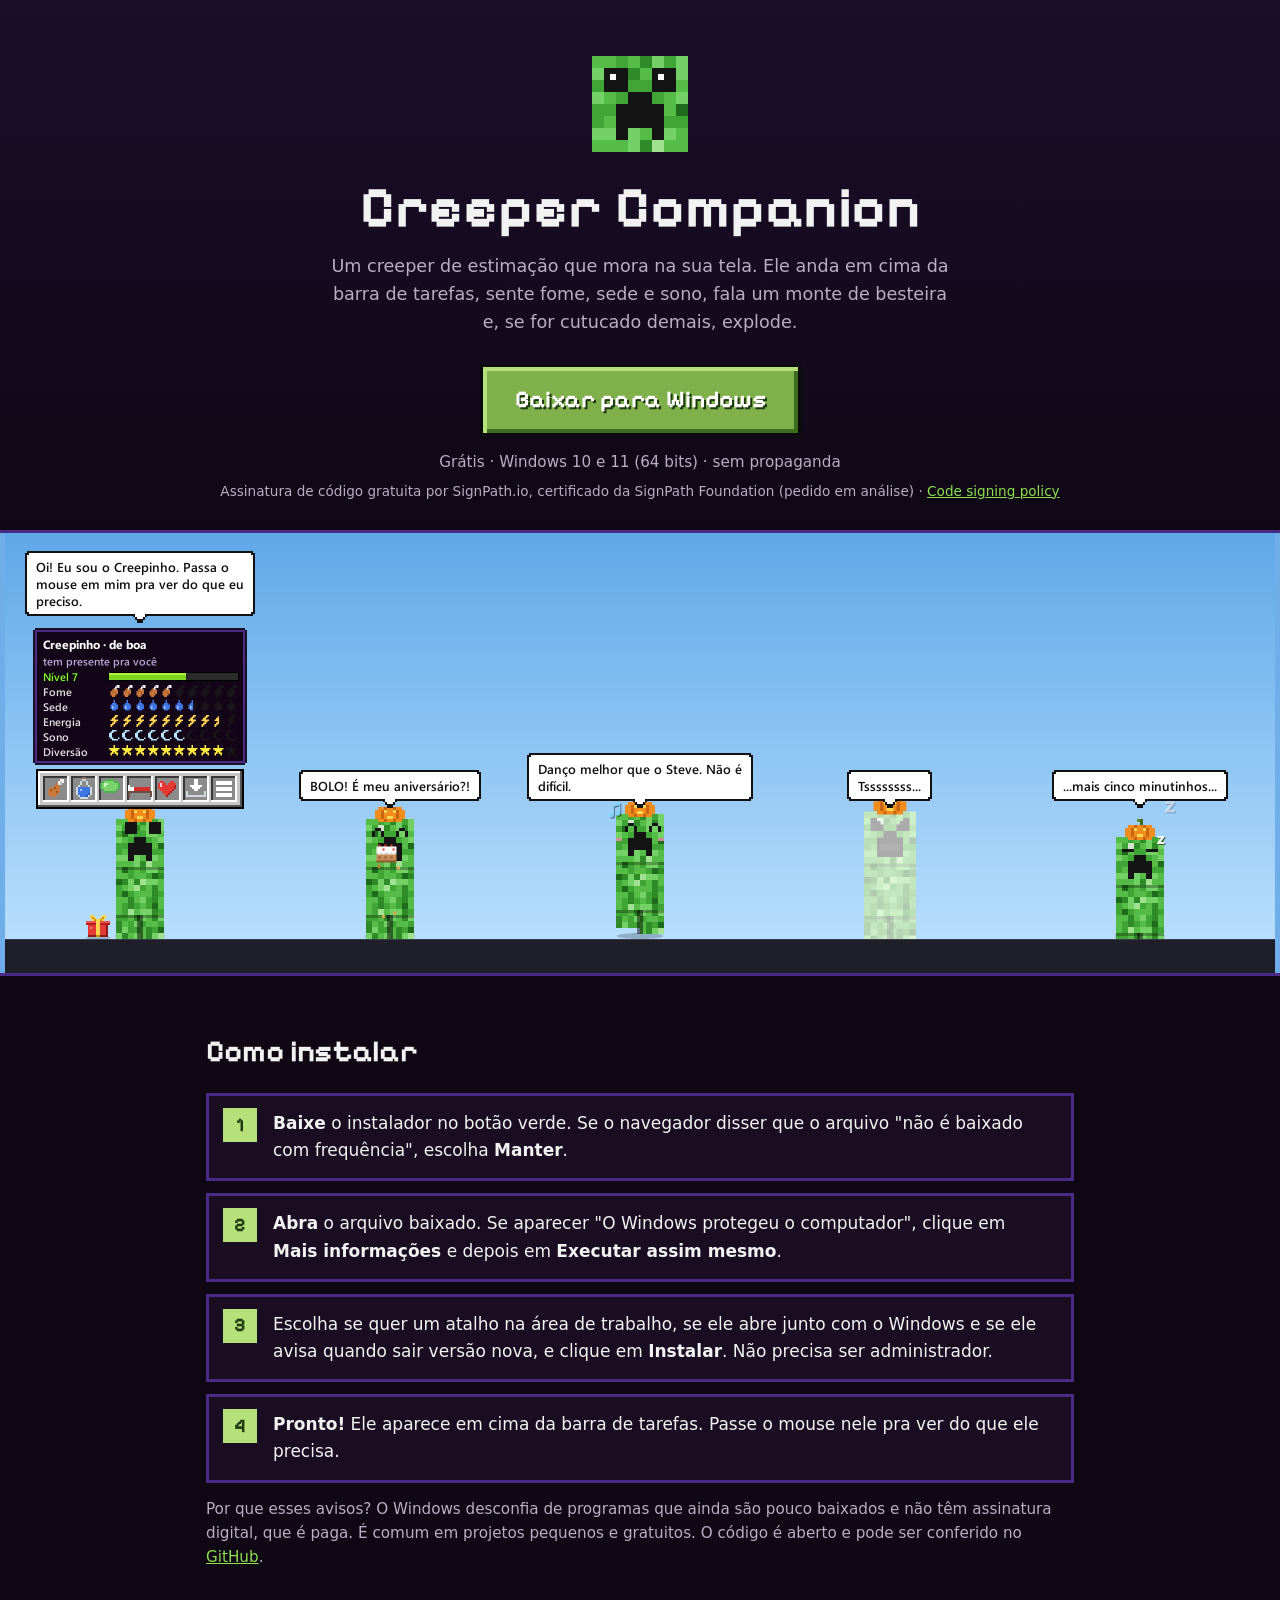
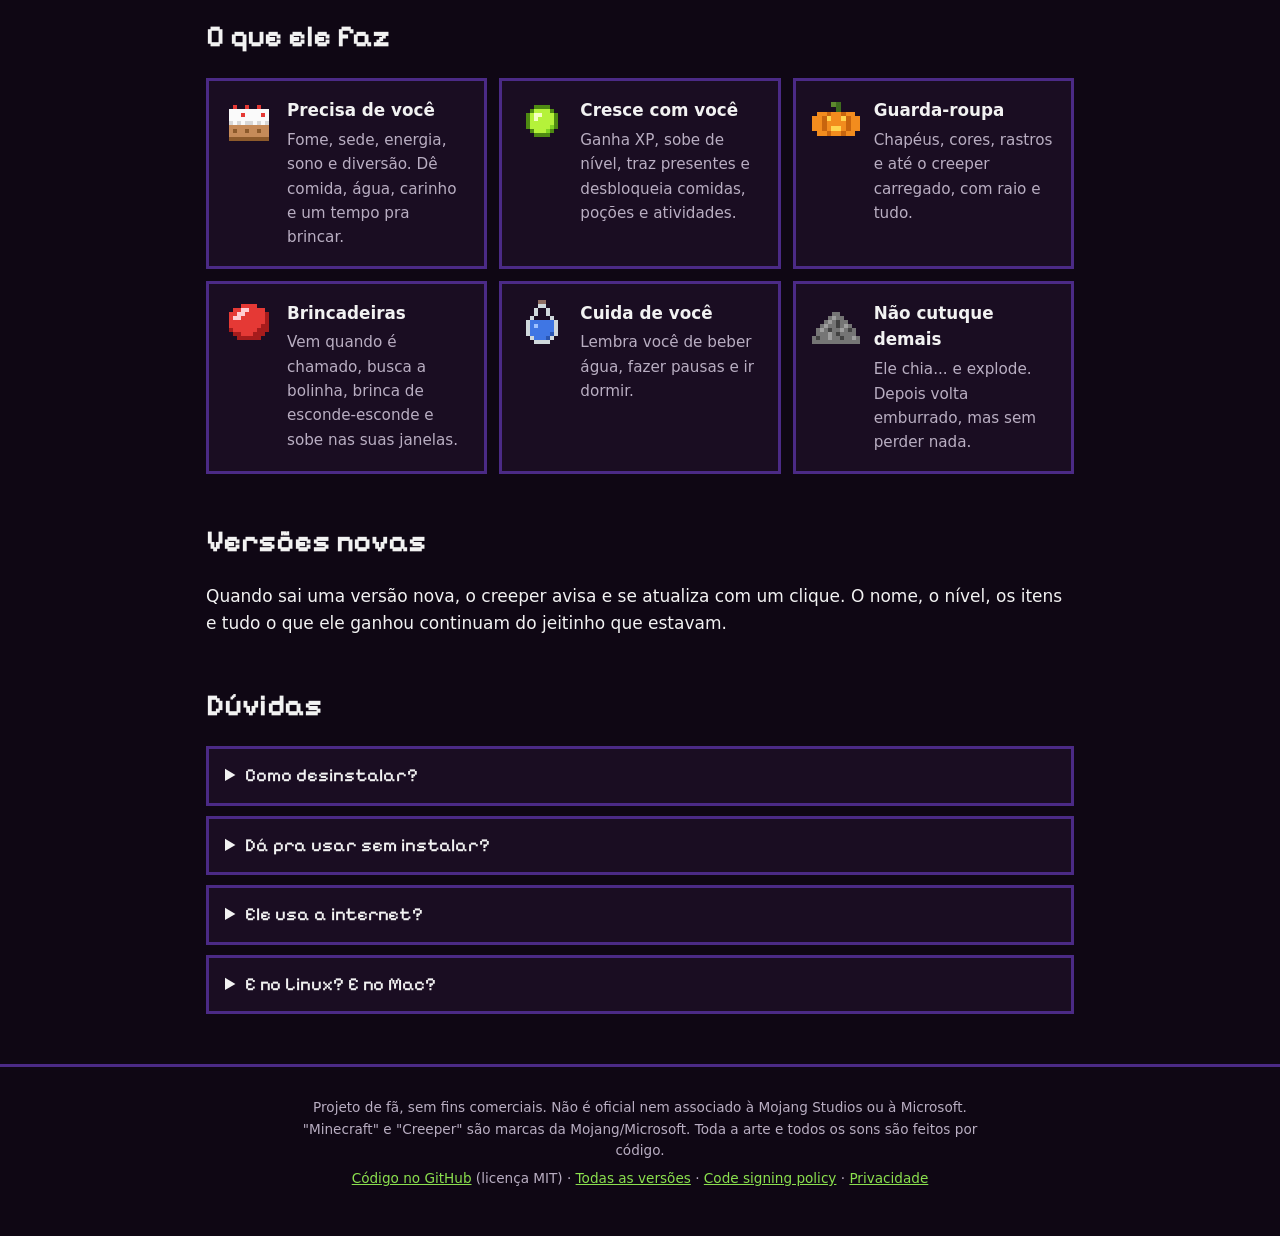
<file: docs/index.html>
<!doctype html>
<html lang="pt-BR">
<head>
<meta charset="utf-8">
<meta name="viewport" content="width=device-width, initial-scale=1">
<title>Creeper Companion</title>
<meta name="description" content="Um creeper de estimação que mora na sua tela. Grátis, para Windows.">
<meta property="og:title" content="Creeper Companion">
<meta property="og:description" content="Um creeper de estimação que mora na sua tela. Grátis, para Windows.">
<meta property="og:image" content="https://leandroneckel.github.io/creeper_companion/creeper-companion.png">
<meta name="theme-color" content="#160A1C">
<link rel="icon" href="favicon.png">
<link rel="preconnect" href="https://fonts.googleapis.com">
<link rel="preconnect" href="https://fonts.gstatic.com" crossorigin>
<link href="https://fonts.googleapis.com/css2?family=Pixelify+Sans:wght@500;700&display=swap" rel="stylesheet">
<link rel="stylesheet" href="estilo.css">
</head>
<body>
<header class="hero">
  <img class="cabeca px" src="img/cabeca.png" alt="">
  <h1>Creeper Companion</h1>
  <p class="tagline">Um creeper de estimação que mora na sua tela. Ele anda em cima da barra de tarefas,
    sente fome, sede e sono, fala um monte de besteira e, se for cutucado demais, explode.</p>
  <a class="baixar" id="baixar"
     href="https://github.com/leandroneckel/creeper_companion/releases/latest/download/CreeperCompanion-Setup.exe">Baixar para Windows</a>
  <p class="detalhes" id="detalhes">Grátis · Windows 10 e 11 (64 bits) · sem propaganda</p>
  <p class="assinatura">Assinatura de código gratuita por SignPath.io, certificado da SignPath Foundation
    (pedido em análise) · <a href="politica.html">Code signing policy</a></p>
</header>

<figure class="cena">
  <img src="creeper-companion.png" width="2540" height="880"
       alt="O creeper na barra de tarefas: painel de status, comendo bolo, dançando, chiando antes de explodir e dormindo">
</figure>

<main>
  <section>
    <h2>Como instalar</h2>
    <ol class="passos">
      <li><b>Baixe</b> o instalador no botão verde. Se o navegador disser que o arquivo "não é baixado com
        frequência", escolha <b>Manter</b>.</li>
      <li><b>Abra</b> o arquivo baixado. Se aparecer "O Windows protegeu o computador", clique em
        <b>Mais informações</b> e depois em <b>Executar assim mesmo</b>.</li>
      <li>Escolha se quer um atalho na área de trabalho, se ele abre junto com o Windows e se ele avisa quando
        sair versão nova, e clique em <b>Instalar</b>. Não precisa ser administrador.</li>
      <li><b>Pronto!</b> Ele aparece em cima da barra de tarefas. Passe o mouse nele pra ver do que ele precisa.</li>
    </ol>
    <p class="nota">Por que esses avisos? O Windows desconfia de programas que ainda são pouco baixados e não têm
      assinatura digital, que é paga. É comum em projetos pequenos e gratuitos. O código é aberto e pode ser
      conferido no <a href="https://github.com/leandroneckel/creeper_companion">GitHub</a>.</p>
  </section>

  <section>
    <h2>O que ele faz</h2>
    <div class="cartoes">
      <div class="cartao"><img class="px" src="img/bolo.png" alt="">
        <div><h3>Precisa de você</h3><p>Fome, sede, energia, sono e diversão. Dê comida, água, carinho e um tempo pra brincar.</p></div></div>
      <div class="cartao"><img class="px" src="img/xp.png" alt="">
        <div><h3>Cresce com você</h3><p>Ganha XP, sobe de nível, traz presentes e desbloqueia comidas, poções e atividades.</p></div></div>
      <div class="cartao"><img class="px" src="img/abobora.png" alt="">
        <div><h3>Guarda-roupa</h3><p>Chapéus, cores, rastros e até o creeper carregado, com raio e tudo.</p></div></div>
      <div class="cartao"><img class="px" src="img/bola.png" alt="">
        <div><h3>Brincadeiras</h3><p>Vem quando é chamado, busca a bolinha, brinca de esconde-esconde e sobe nas suas janelas.</p></div></div>
      <div class="cartao"><img class="px" src="img/agua.png" alt="">
        <div><h3>Cuida de você</h3><p>Lembra você de beber água, fazer pausas e ir dormir.</p></div></div>
      <div class="cartao"><img class="px" src="img/polvora.png" alt="">
        <div><h3>Não cutuque demais</h3><p>Ele chia... e explode. Depois volta emburrado, mas sem perder nada.</p></div></div>
    </div>
  </section>

  <section>
    <h2>Versões novas</h2>
    <p>Quando sai uma versão nova, o creeper avisa e se atualiza com um clique. O nome, o nível, os itens e
      tudo o que ele ganhou continuam do jeitinho que estavam.</p>
  </section>

  <section>
    <h2>Dúvidas</h2>
    <details><summary>Como desinstalar?</summary>
      <p>Configurações do Windows → Aplicativos → Aplicativos instalados → Creeper Companion → Desinstalar.
        Ele pergunta se você quer apagar também o creeper salvo.</p></details>
    <details><summary>Dá pra usar sem instalar?</summary>
      <p>Dá: baixe o <code>CreeperCompanion.exe</code> na
        <a href="https://github.com/leandroneckel/creeper_companion/releases/latest">página da versão</a> e abra direto.
        Ele também se atualiza sozinho, só não cria atalhos.</p></details>
    <details><summary>Ele usa a internet?</summary>
      <p>Só se você deixar. Na instalação (ou, sem instalador, na primeira vez que ele abre) ele pergunta se pode
        avisar quando sair versão nova. Se você deixar, ele pergunta ao GitHub qual é a versão mais nova uma vez a
        cada 6 horas e só baixa quando você mandar. Fora isso, nada sai do seu computador. Dá pra mudar a qualquer
        hora em Configurações. Detalhes na <a href="politica.html#privacidade">política de privacidade</a>.</p></details>
    <details><summary>E no Linux? E no Mac?</summary>
      <p>No Linux ele roda pelo código: veja as instruções no
        <a href="https://github.com/leandroneckel/creeper_companion#como-abrir">README</a>. No Mac ainda não funciona.</p></details>
  </section>
</main>

<footer>
  <p>Projeto de fã, sem fins comerciais. Não é oficial nem associado à Mojang Studios ou à Microsoft.
    "Minecraft" e "Creeper" são marcas da Mojang/Microsoft. Toda a arte e todos os sons são feitos por código.</p>
  <p><a href="https://github.com/leandroneckel/creeper_companion">Código no GitHub</a> (licença MIT) ·
    <a href="https://github.com/leandroneckel/creeper_companion/releases">Todas as versões</a> ·
    <a href="politica.html">Code signing policy</a> · <a href="politica.html#privacidade">Privacidade</a></p>
</footer>

<script>
  // Mostra o número e o tamanho da última versão (se o GitHub responder; senão fica o texto padrão).
  fetch("https://api.github.com/repos/leandroneckel/creeper_companion/releases/latest")
    .then(function (r) { return r.ok ? r.json() : null; })
    .then(function (release) {
      if (!release) return;
      var setup = (release.assets || []).filter(function (a) { return a.name === "CreeperCompanion-Setup.exe"; })[0];
      if (!setup) return;
      document.getElementById("baixar").href = setup.browser_download_url;
      document.getElementById("detalhes").textContent = "Versão " + release.tag_name.replace(/^v/, "") + " · " +
        Math.round(setup.size / 1e6) + " MB · grátis · Windows 10 e 11 (64 bits)";
    })
    .catch(function () {});
</script>
</body>
</html>
</file>
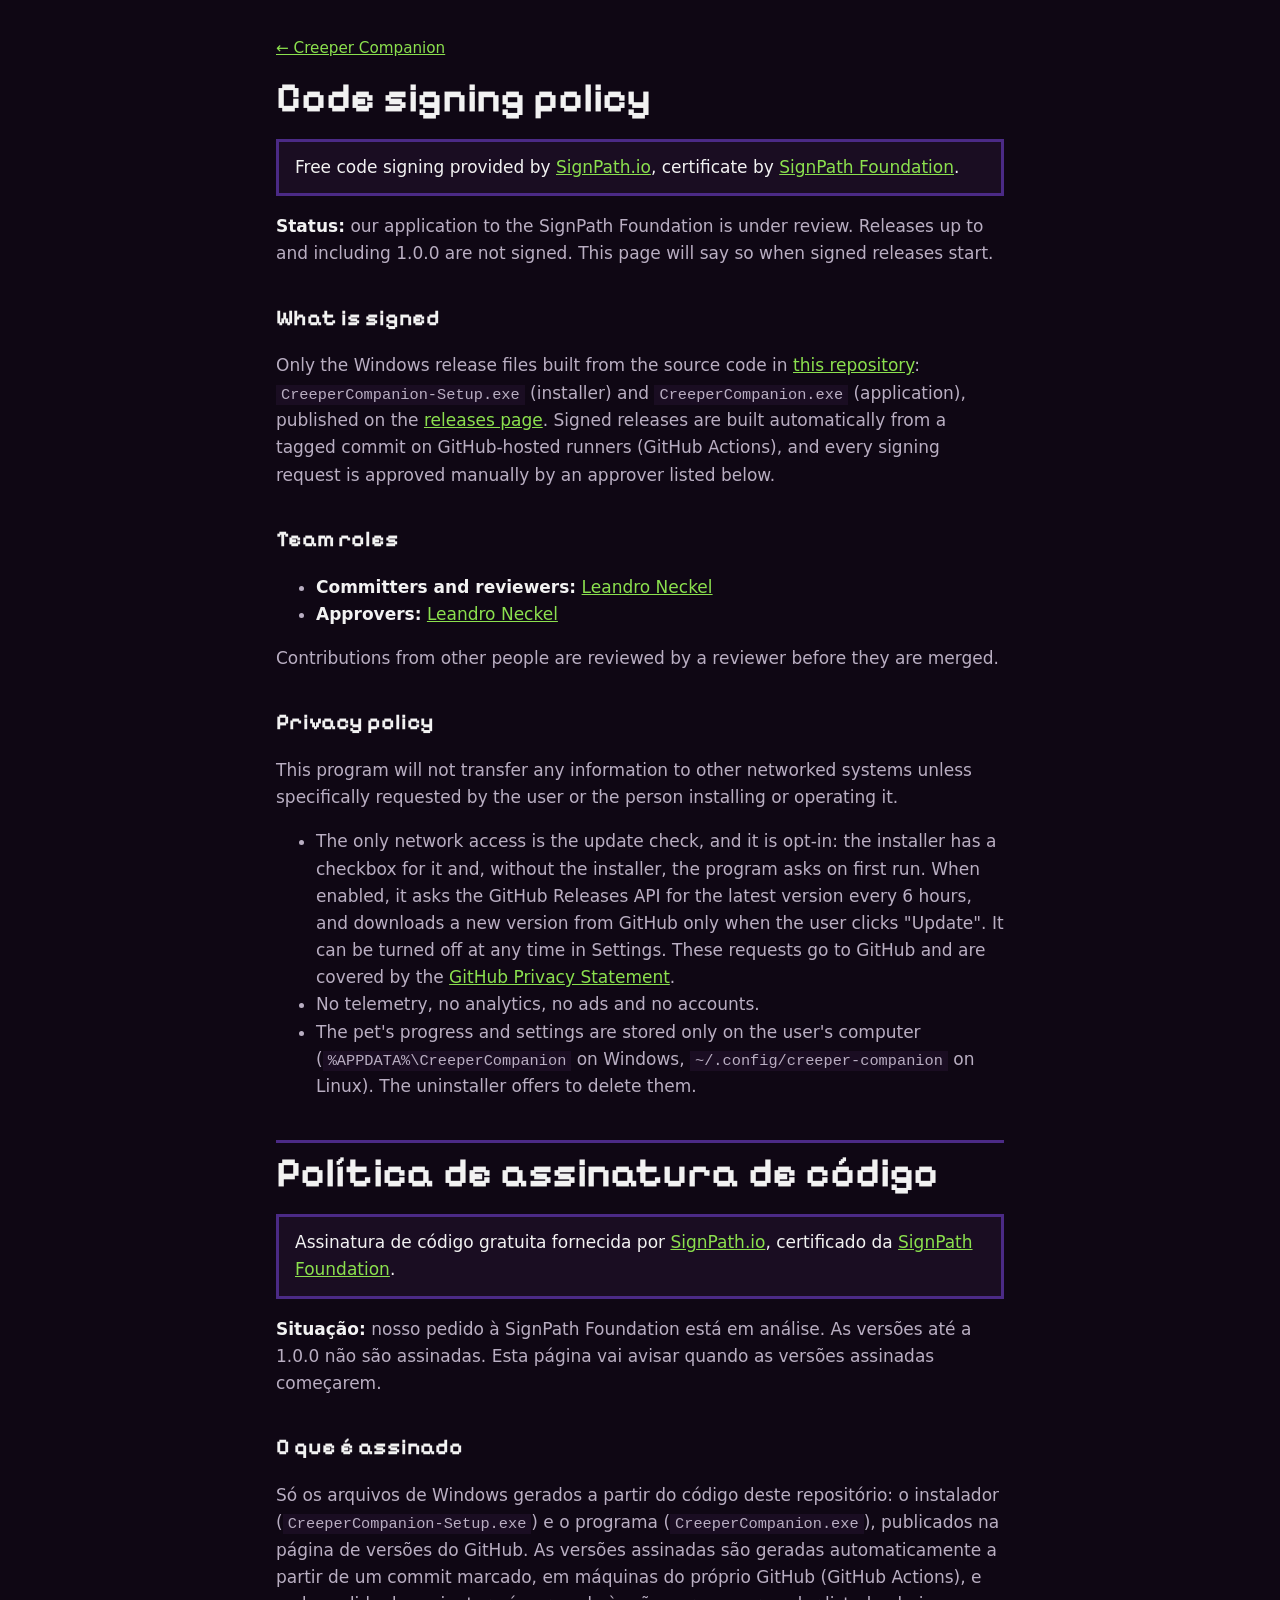
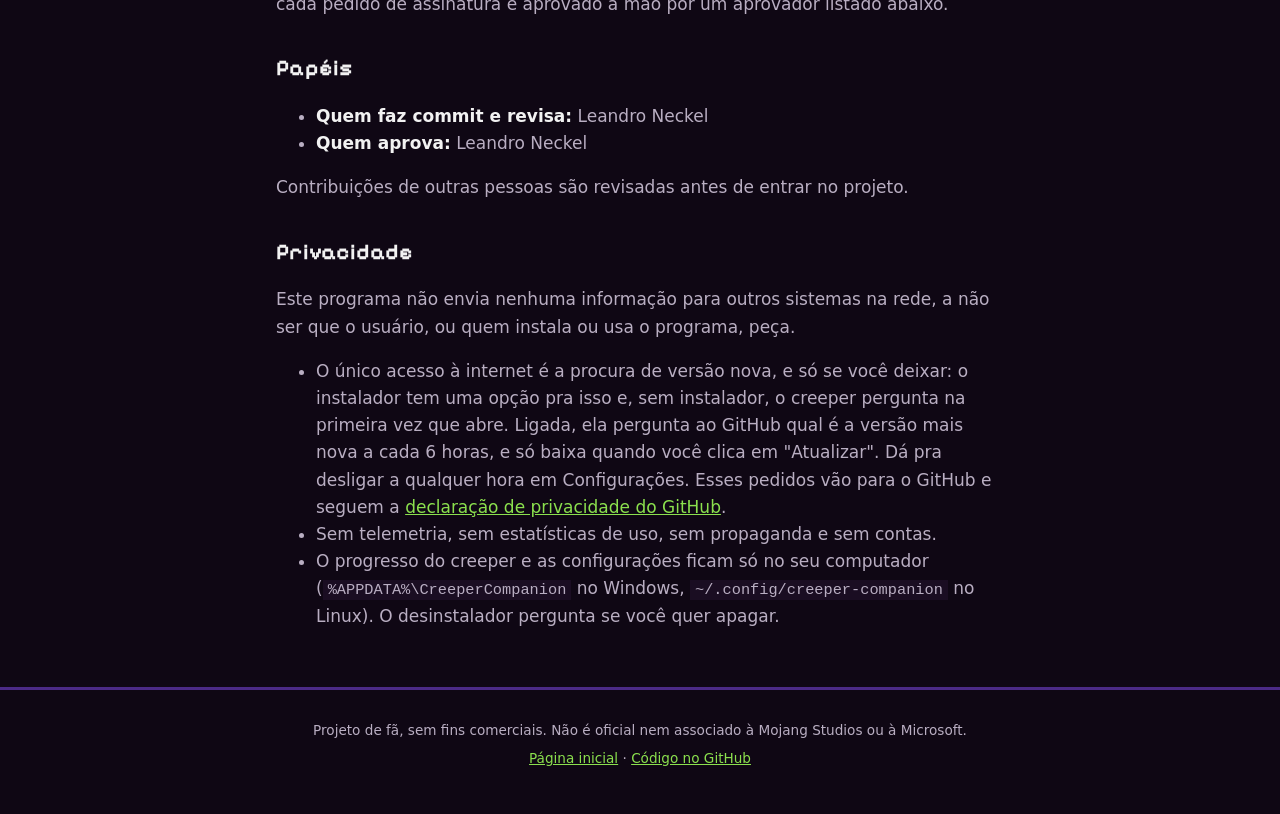
<file: docs/politica.html>
<!doctype html>
<html lang="en">
<head>
<meta charset="utf-8">
<meta name="viewport" content="width=device-width, initial-scale=1">
<title>Code signing policy · Creeper Companion</title>
<meta name="description" content="Code signing policy and privacy policy of Creeper Companion.">
<meta name="theme-color" content="#160A1C">
<link rel="icon" href="favicon.png">
<link rel="preconnect" href="https://fonts.googleapis.com">
<link rel="preconnect" href="https://fonts.gstatic.com" crossorigin>
<link href="https://fonts.googleapis.com/css2?family=Pixelify+Sans:wght@500;700&display=swap" rel="stylesheet">
<link rel="stylesheet" href="estilo.css">
</head>
<body>
<main class="doc">
  <a class="voltar" href="./">← Creeper Companion</a>

  <h1>Code signing policy</h1>
  <p class="destaque-caixa">Free code signing provided by <a href="https://signpath.io">SignPath.io</a>,
    certificate by <a href="https://signpath.org">SignPath Foundation</a>.</p>
  <p><strong>Status:</strong> our application to the SignPath Foundation is under review. Releases up to and
    including 1.0.0 are not signed. This page will say so when signed releases start.</p>

  <h2>What is signed</h2>
  <p>Only the Windows release files built from the source code in
    <a href="https://github.com/leandroneckel/creeper_companion">this repository</a>:
    <code>CreeperCompanion-Setup.exe</code> (installer) and <code>CreeperCompanion.exe</code> (application),
    published on the <a href="https://github.com/leandroneckel/creeper_companion/releases">releases page</a>.
    Signed releases are built automatically from a tagged commit on GitHub-hosted runners (GitHub Actions), and
    every signing request is approved manually by an approver listed below.</p>

  <h2>Team roles</h2>
  <ul>
    <li><strong>Committers and reviewers:</strong> <a href="https://github.com/leandroneckel">Leandro Neckel</a></li>
    <li><strong>Approvers:</strong> <a href="https://github.com/leandroneckel">Leandro Neckel</a></li>
  </ul>
  <p>Contributions from other people are reviewed by a reviewer before they are merged.</p>

  <h2 id="privacy">Privacy policy</h2>
  <p>This program will not transfer any information to other networked systems unless specifically requested by
    the user or the person installing or operating it.</p>
  <ul>
    <li>The only network access is the update check, and it is opt-in: the installer has a checkbox for it and,
      without the installer, the program asks on first run. When enabled, it asks the GitHub Releases API for the
      latest version every 6 hours, and downloads a new version from GitHub only when the user clicks "Update".
      It can be turned off at any time in Settings. These requests go to GitHub and are covered by the
      <a href="https://docs.github.com/site-policy/privacy-policies/github-general-privacy-statement">GitHub
      Privacy Statement</a>.</li>
    <li>No telemetry, no analytics, no ads and no accounts.</li>
    <li>The pet's progress and settings are stored only on the user's computer
      (<code>%APPDATA%\CreeperCompanion</code> on Windows, <code>~/.config/creeper-companion</code> on Linux).
      The uninstaller offers to delete them.</li>
  </ul>

  <hr>

  <h1 lang="pt-BR">Política de assinatura de código</h1>
  <div lang="pt-BR">
    <p class="destaque-caixa">Assinatura de código gratuita fornecida por <a href="https://signpath.io">SignPath.io</a>,
      certificado da <a href="https://signpath.org">SignPath Foundation</a>.</p>
    <p><strong>Situação:</strong> nosso pedido à SignPath Foundation está em análise. As versões até a 1.0.0 não
      são assinadas. Esta página vai avisar quando as versões assinadas começarem.</p>

    <h2>O que é assinado</h2>
    <p>Só os arquivos de Windows gerados a partir do código deste repositório: o instalador
      (<code>CreeperCompanion-Setup.exe</code>) e o programa (<code>CreeperCompanion.exe</code>), publicados na
      página de versões do GitHub. As versões assinadas são geradas automaticamente a partir de um commit marcado,
      em máquinas do próprio GitHub (GitHub Actions), e cada pedido de assinatura é aprovado à mão por um
      aprovador listado abaixo.</p>

    <h2>Papéis</h2>
    <ul>
      <li><strong>Quem faz commit e revisa:</strong> Leandro Neckel</li>
      <li><strong>Quem aprova:</strong> Leandro Neckel</li>
    </ul>
    <p>Contribuições de outras pessoas são revisadas antes de entrar no projeto.</p>

    <h2 id="privacidade">Privacidade</h2>
    <p>Este programa não envia nenhuma informação para outros sistemas na rede, a não ser que o usuário, ou quem
      instala ou usa o programa, peça.</p>
    <ul>
      <li>O único acesso à internet é a procura de versão nova, e só se você deixar: o instalador tem uma opção pra
        isso e, sem instalador, o creeper pergunta na primeira vez que abre. Ligada, ela pergunta ao GitHub qual é
        a versão mais nova a cada 6 horas, e só baixa quando você clica em "Atualizar". Dá pra desligar a qualquer
        hora em Configurações. Esses pedidos vão para o GitHub e seguem a
        <a href="https://docs.github.com/site-policy/privacy-policies/github-general-privacy-statement">declaração
        de privacidade do GitHub</a>.</li>
      <li>Sem telemetria, sem estatísticas de uso, sem propaganda e sem contas.</li>
      <li>O progresso do creeper e as configurações ficam só no seu computador
        (<code>%APPDATA%\CreeperCompanion</code> no Windows, <code>~/.config/creeper-companion</code> no Linux).
        O desinstalador pergunta se você quer apagar.</li>
    </ul>
  </div>
</main>

<footer>
  <p>Projeto de fã, sem fins comerciais. Não é oficial nem associado à Mojang Studios ou à Microsoft.</p>
  <p><a href="./">Página inicial</a> · <a href="https://github.com/leandroneckel/creeper_companion">Código no GitHub</a></p>
</footer>
</body>
</html>
</file>
<file: docs/estilo.css>
/* Estilo das páginas do site (index.html e politica.html). */
:root {
  --fundo: #0F0714;
  --painel: #1A0D22;
  --borda: #4B2A86;
  --texto: #F2F2F2;
  --suave: #B9AEC2;
  --destaque: #8BE04E;
  --verde: #7FB04A;
  --verde-claro: #B5E07A;
  --verde-escuro: #3E6B1E;
  --pixel: "Pixelify Sans", ui-monospace, monospace;
}
* { box-sizing: border-box; }
html { -webkit-text-size-adjust: 100%; }
body {
  margin: 0;
  background: var(--fundo);
  color: var(--texto);
  font: 17px/1.6 system-ui, -apple-system, "Segoe UI", Roboto, sans-serif;
}
a { color: var(--destaque); }
a:focus-visible, summary:focus-visible { outline: 3px solid var(--verde-claro); outline-offset: 3px; }
img.px { image-rendering: pixelated; }

.hero {
  text-align: center;
  padding: 56px 16px 28px;
  background: linear-gradient(#1B0E2B, var(--fundo));
}
.hero .cabeca { width: 96px; height: 96px; }
h1, h2, .baixar, summary { font-family: var(--pixel); }
h1 { font-size: clamp(2.2rem, 7vw, 3.6rem); line-height: 1.1; margin: 16px 0 12px; font-weight: 700; }
.tagline { max-width: 620px; margin: 0 auto 28px; color: var(--suave); font-size: 1.1rem; }

.baixar {
  display: inline-block;
  padding: 14px 32px;
  font-size: 1.5rem;
  font-weight: 700;
  color: #fff;
  text-decoration: none;
  text-shadow: 2px 2px 0 #1E3A0C;
  background: var(--verde);
  border: 3px solid #0A0A0A;
  box-shadow: inset 4px 4px 0 var(--verde-claro), inset -4px -4px 0 var(--verde-escuro);
}
.baixar:hover { background: #8CC255; }
.baixar:active { box-shadow: inset 4px 4px 0 var(--verde-escuro), inset -4px -4px 0 var(--verde-claro); }
.detalhes { margin: 14px 0 0; color: var(--suave); font-size: 0.95rem; }

.cena { margin: 0; background: #6FAEE8; border-block: 3px solid var(--borda); }
.cena img { display: block; width: 100%; max-width: 1270px; margin: 0 auto; height: auto; }

main { max-width: 900px; margin: 0 auto; padding: 8px 16px 40px; }
section { margin-top: 44px; }
h2 { font-size: 1.9rem; margin: 0 0 16px; font-weight: 700; }

.passos { list-style: none; counter-reset: passo; padding: 0; margin: 0; display: grid; gap: 12px; }
.passos li {
  counter-increment: passo;
  position: relative;
  padding: 14px 16px 14px 64px;
  background: var(--painel);
  border: 3px solid var(--borda);
}
.passos li::before {
  content: counter(passo);
  position: absolute; left: 14px; top: 12px;
  width: 34px; height: 34px;
  display: grid; place-items: center;
  font-family: var(--pixel); font-weight: 700; font-size: 1.2rem;
  color: #1E3A0C; background: var(--verde-claro);
}
.nota { color: var(--suave); font-size: 0.95rem; margin: 14px 0 0; }

.cartoes { display: grid; grid-template-columns: repeat(auto-fit, minmax(240px, 1fr)); gap: 12px; }
.cartao { display: flex; gap: 14px; align-items: flex-start; padding: 16px; background: var(--painel); border: 3px solid var(--borda); }
.cartao img { width: 48px; height: 48px; flex: none; }
.cartao h3 { margin: 0 0 4px; font-size: 1.05rem; }
.cartao p { margin: 0; color: var(--suave); font-size: 0.95rem; }

details { background: var(--painel); border: 3px solid var(--borda); margin-bottom: 10px; }
summary { cursor: pointer; padding: 12px 16px; font-size: 1.15rem; font-weight: 500; }
details p { margin: 0; padding: 0 16px 14px; color: var(--suave); }

footer {
  border-top: 3px solid var(--borda);
  padding: 24px 16px 40px;
  text-align: center;
  color: var(--suave);
  font-size: 0.85rem;
}
footer p { max-width: 720px; margin: 6px auto; }

/* aviso da assinatura, embaixo do botão de baixar */
.assinatura { margin: 6px 0 0; color: var(--suave); font-size: 0.85rem; }

/* páginas de texto (politica.html) */
.doc { max-width: 760px; }
.doc .voltar { display: inline-block; margin: 28px 0 8px; font-size: 0.95rem; }
.doc h1 { font-size: clamp(1.8rem, 6vw, 2.6rem); margin: 8px 0 16px; }
.doc h2 { font-size: 1.4rem; margin: 32px 0 10px; }
.doc p, .doc li { color: var(--suave); }
.doc strong { color: var(--texto); }
.doc .destaque-caixa { padding: 12px 16px; background: var(--painel); border: 3px solid var(--borda); color: var(--texto); }
.doc hr { border: 0; border-top: 3px solid var(--borda); margin: 40px 0 0; }
code { font-size: 0.9em; background: var(--painel); padding: 1px 5px; }
</file>
